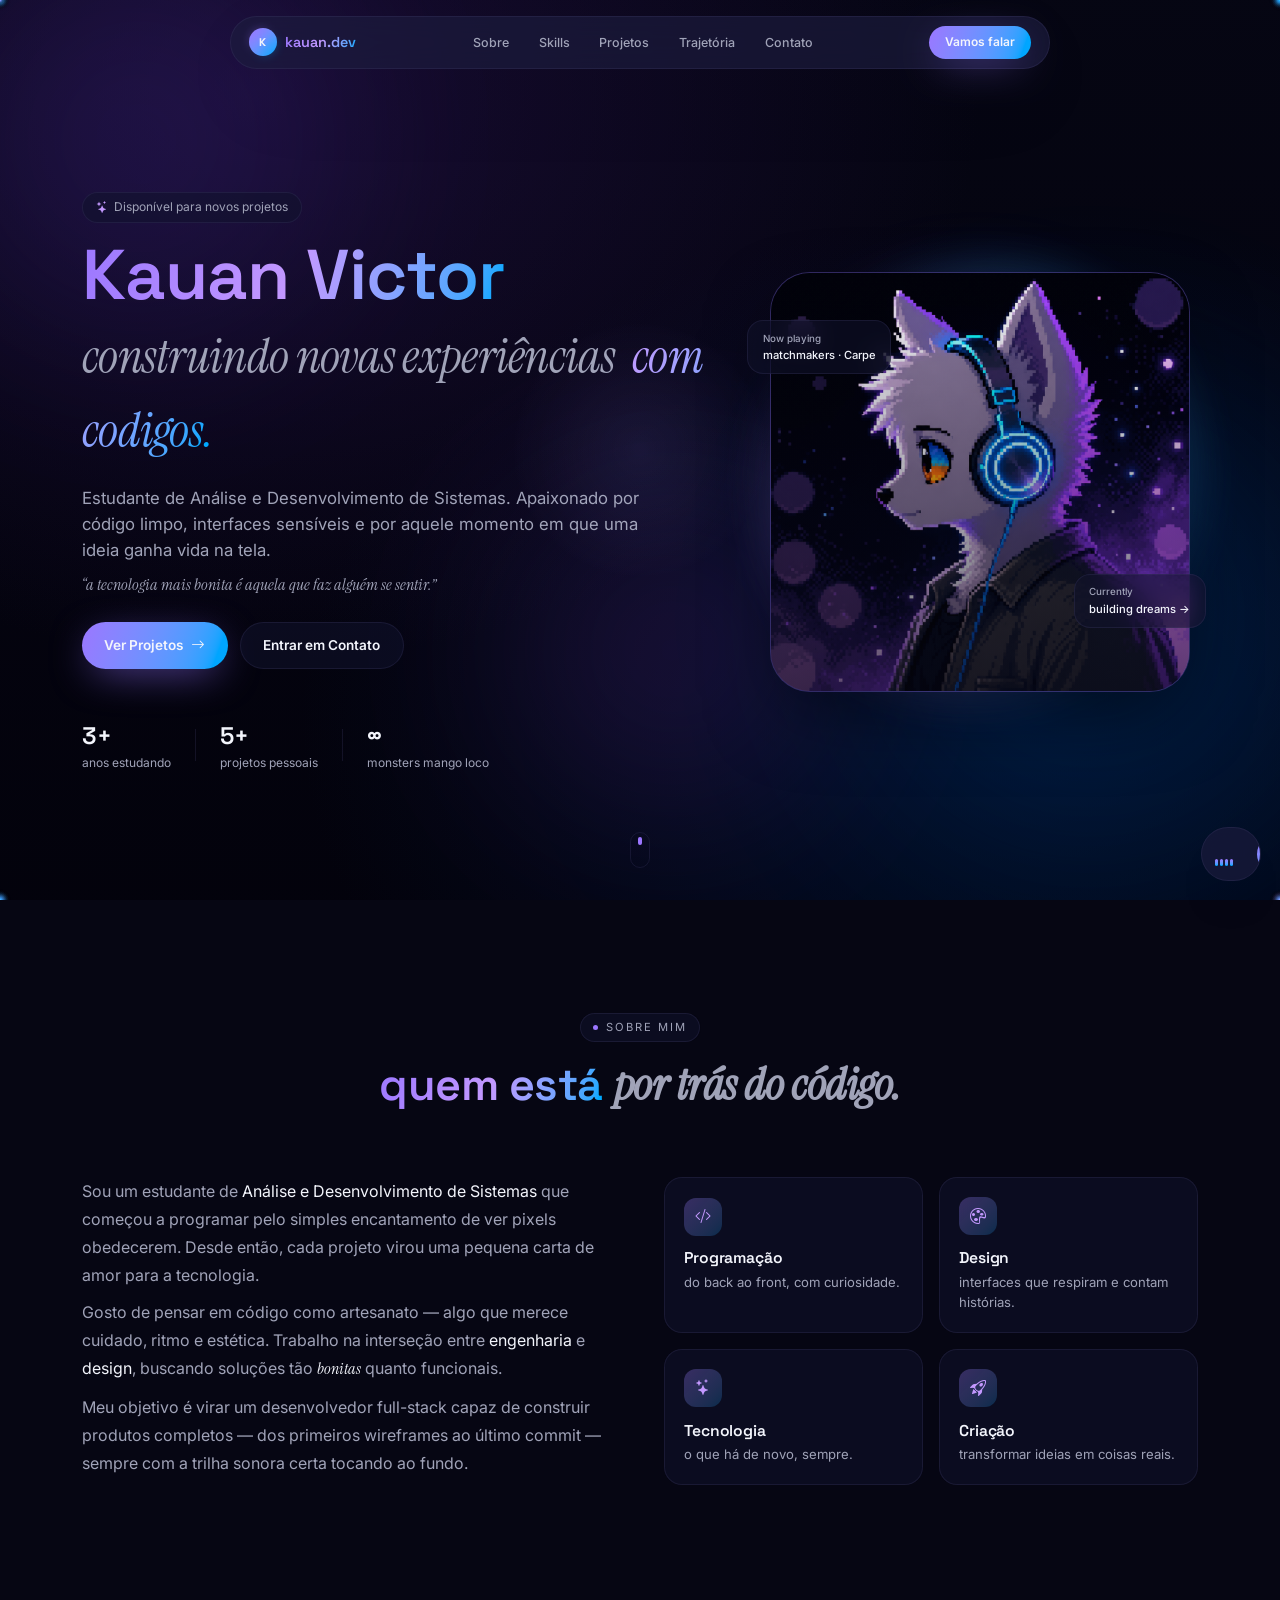
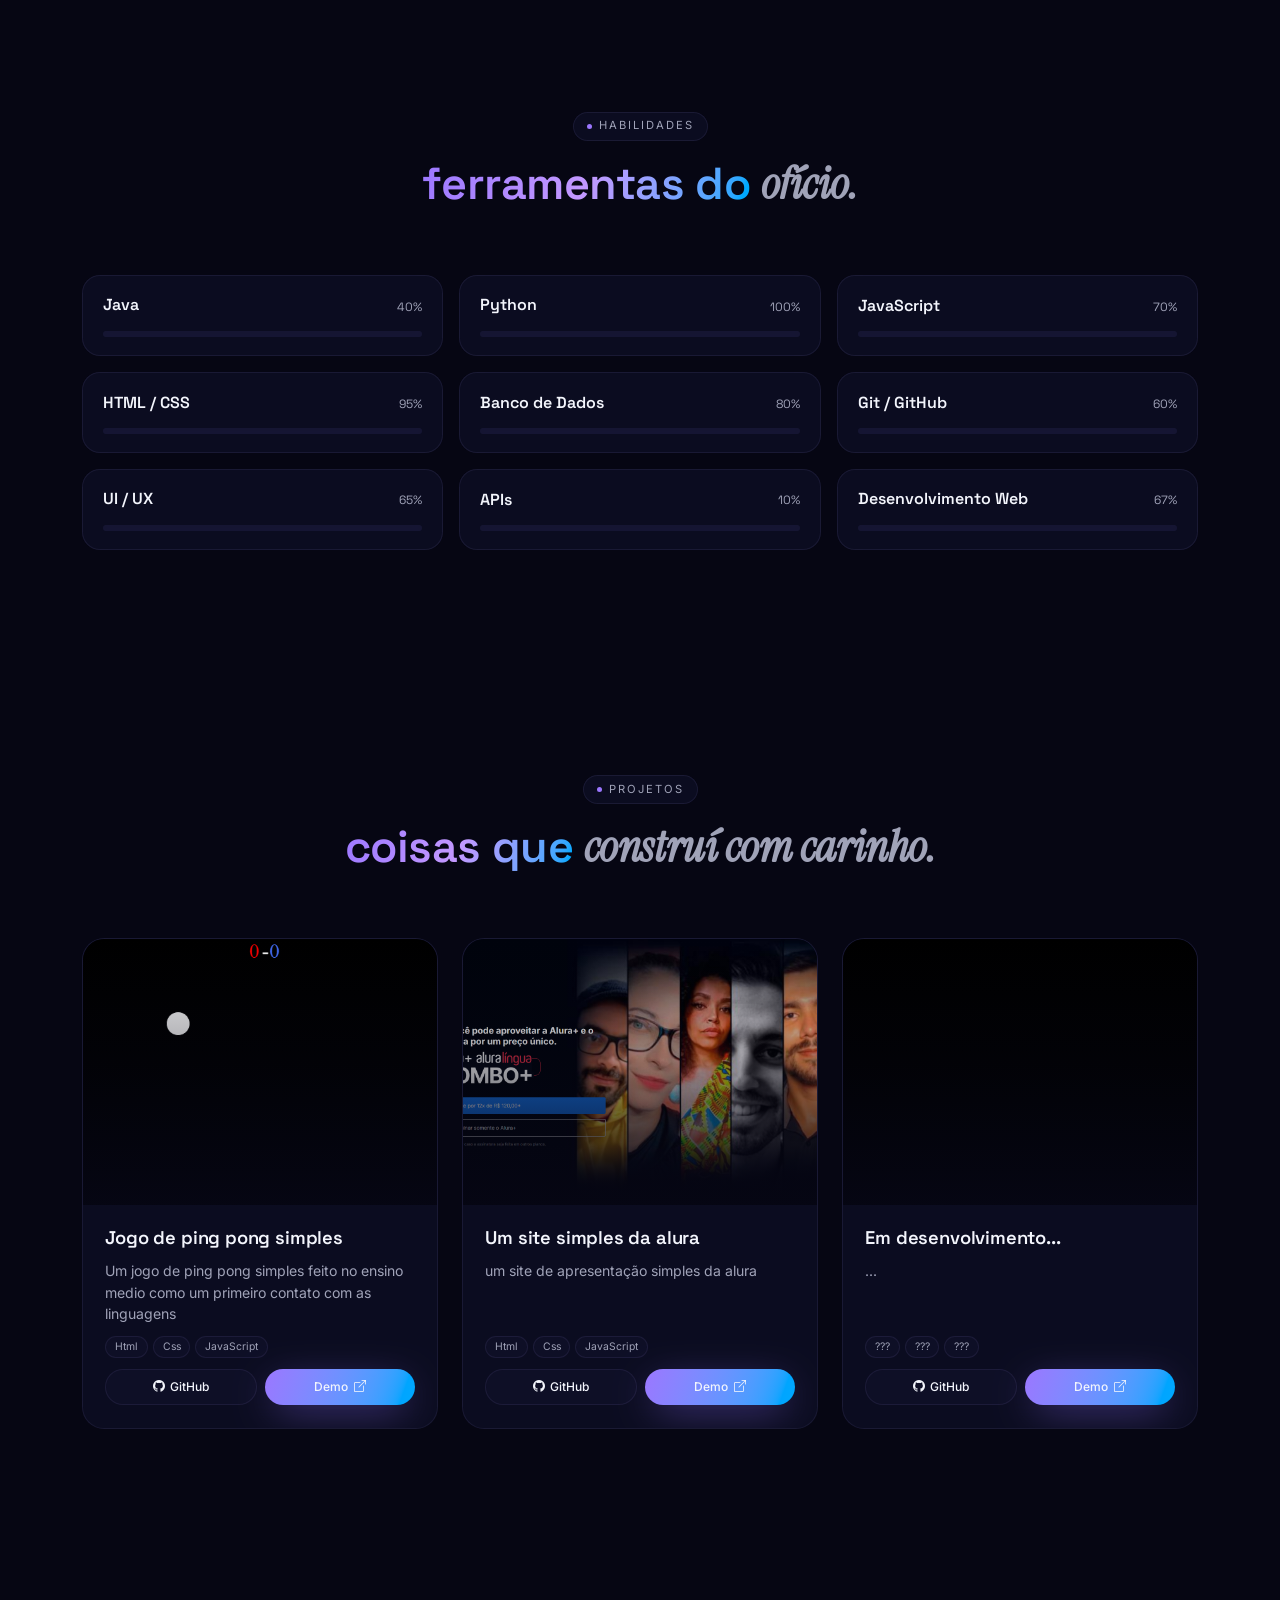
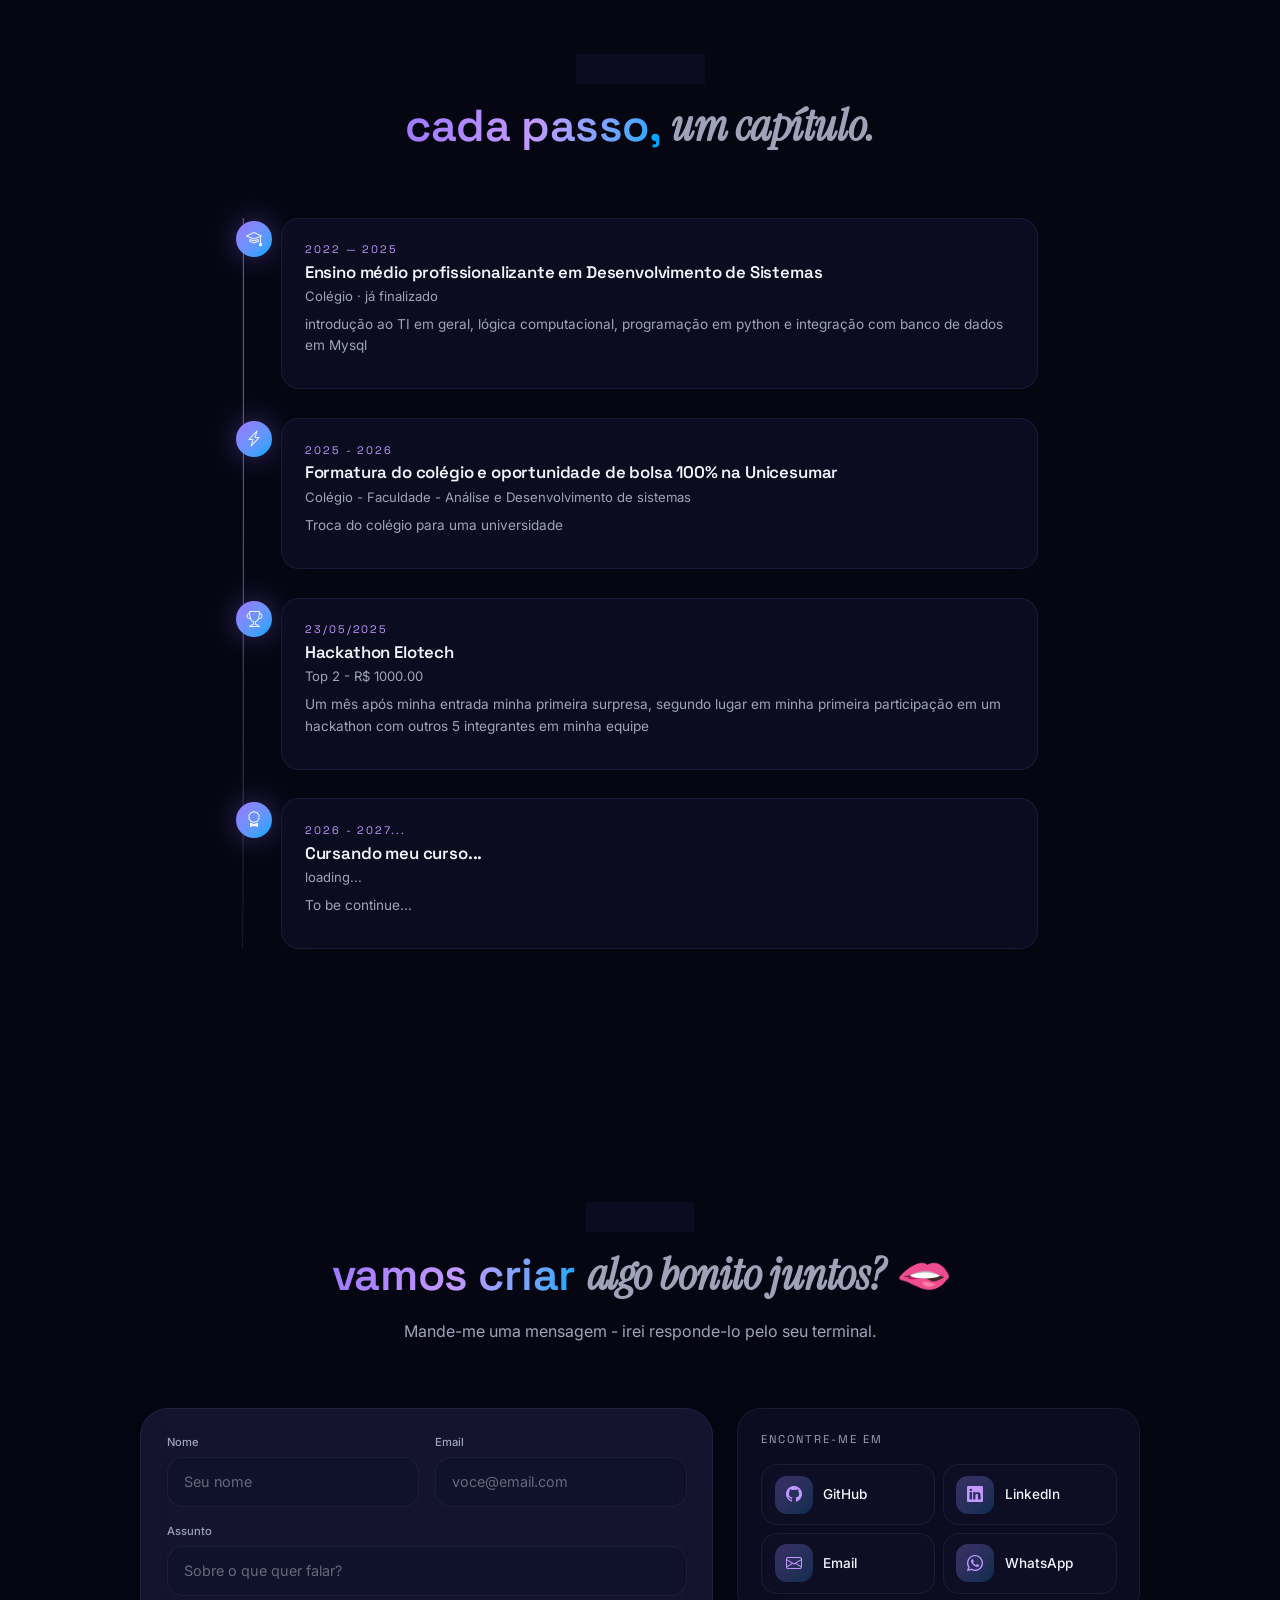
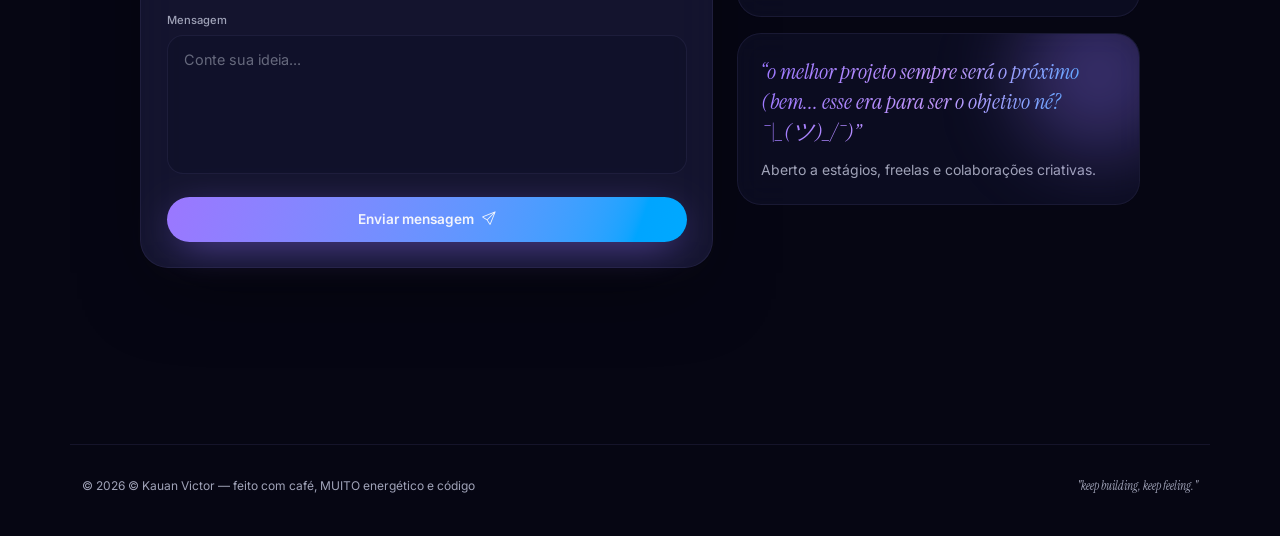
<file: index.html>
<!--
  =============================================================================
  PORTFÓLIO — KAUAN VICTOR
  -----------------------------------------------------------------------------
  Versão 100% estática, escrita em HTML5 + CSS3 + JavaScript puro + Bootstrap 5.
  Estrutura do arquivo:
    1. <head>     -> meta tags (SEO), fontes, Bootstrap e CSS próprio
    2. Loading    -> tela inicial minimalista exibida enquanto carrega
    3. Background -> camadas de estrelas, auroras e cursor glow
    4. Navbar     -> barra de navegação flutuante
    5. Hero       -> apresentação principal (nome + chamada)
    6. Sobre      -> resumo pessoal e blocos de interesses
    7. Skills     -> barras de progresso animadas
    8. Projetos   -> grade de cards com imagem, tags e botões
    9. Trajetória -> linha do tempo de formação/eventos
   10. Contato    -> formulário + redes sociais + frase de impacto
   11. Footer     -> assinatura
   12. Player     -> mini player de música (canto inferior direito)
   13. Scripts    -> Bootstrap bundle + script.js (interações)
  =============================================================================
-->

<!DOCTYPE html>
<html lang="pt-BR">
<head>

  <!-- Configurações básicas do documento -->
  <meta charset="UTF-8" /> <!-- Define a codificação de caracteres da página -->
  <meta name="viewport" content="width=device-width, initial-scale=1.0" /> <!-- Garante responsividade em dispositivos móveis -->
  
  <!-- SEO: título e descrição para mecanismos de busca e compartilhamento -->
  <title>Kauan Victor — Estudante de ADS · Portfólio criativo</title>
  <meta name="description" content="Portfólio pessoal de Kauan Victor — estudante de Análise e Desenvolvimento de Sistemas. Projetos, habilidades e trajetória com uma vibe sensível e tecnológica." />
  <meta property="og:title" content="Kauan Victor — Portfólio" />
  <meta property="og:description" content="Construindo experiências digitais com alma." />
  <meta property="og:type" content="website" />

  <!-- Fontes do Google: Space Grotesk (display), Inter (texto) e Instrument Serif (itálico decorativo) -->
  <link rel="preconnect" href="https://fonts.googleapis.com" />
  <link rel="preconnect" href="https://fonts.gstatic.com" crossorigin />
  <link href="https://fonts.googleapis.com/css2?family=Inter:wght@300;400;500;600;700&family=Instrument+Serif:ital@0;1&family=Space+Grotesk:wght@400;500;600;700&display=swap" rel="stylesheet" />

  <!-- Bootstrap 5 via CDN: grid, utilitários, componentes básicos -->
  <link href="https://cdn.jsdelivr.net/npm/bootstrap@5.3.3/dist/css/bootstrap.min.css" rel="stylesheet" />

  <!-- Bootstrap Icons-->
  <link href="https://cdn.jsdelivr.net/npm/bootstrap-icons@1.11.3/font/bootstrap-icons.css" rel="stylesheet" />

  <!-- Nosso CSS próprio (design system + animações) "trazendo o css para o html"-->
  <link rel="stylesheet" href="styles.css" />
</head>

<body>

  <!-- =========================================================================
       (2) LOADING SCREEN
       Exibido por ~1s e depois removido via JavaScript (ver script.js)
       ========================================================================= -->
  <div id="loading-screen" class="loading-screen">
    <div class="loading-inner">
      <div class="loading-ring">
        <span class="loading-letter text-gradient">K</span>
      </div>
      <p class="loading-text font-italic-serif">tuning the frequency...</p>
    </div>
  </div>

  <!-- =========================================================================
       (3) BACKGROUND CÓSMICO
       - .bg-cosmic: gradiente base escuro/roxo
       - .aurora-*: três blobs desfocados que pulsam
       - <canvas id="stars">: partículas animadas (script.js)
       - #cursor-glow: brilho que segue o mouse (apenas desktop)
       ========================================================================= -->
  <div class="bg-layer" aria-hidden="true">
    <div class="bg-cosmic"></div>
    <div class="aurora aurora-1"></div>
    <div class="aurora aurora-2"></div>
    <div class="aurora aurora-3"></div>
    <canvas id="stars"></canvas>
  </div>
  <div id="cursor-glow" aria-hidden="true"></div>


  <!-- =========================================================================
       (4) NAVBAR FLUTUANTE
       Pílula centralizada que encolhe ao rolar a página (classe .scrolled via JS)
       ========================================================================= -->
  <header id="navbar" class="nav-floating">
  <nav class="nav-pill glass-strong">

    <a href="#top" class="nav-logo">
      <span class="logo-badge">
        <span class="logo-glow"></span>
        <span class="logo-letter">K</span>
      </span>
      <span class="logo-text text-gradient d-none d-sm-inline">kauan.dev</span>
    </a>

    <!-- Links principais: visíveis a partir de md (768px) -->
    <ul class="nav-links d-none d-md-flex">
      <li><a href="#sobre">Sobre</a></li>
      <li><a href="#skills">Skills</a></li>
      <li><a href="#projetos">Projetos</a></li>
      <li><a href="#trajetoria">Trajetória</a></li>
      <li><a href="#contato">Contato</a></li>
    </ul>

    <a href="#contato" class="btn-gradient btn-sm-pill d-none d-md-inline-flex">Vamos falar</a>

    <!-- Botão hambúrguer: só aparece abaixo de md -->
    <button
      class="hamburger-btn d-md-none"
      type="button"
      data-bs-toggle="collapse"
      data-bs-target="#mobile-menu"
      aria-expanded="false"
      aria-label="Abrir menu"
    >
      <i class="bi bi-list"></i>
    </button>
  </nav>

  <!-- Menu mobile: aparece abaixo da navbar ao clicar no hambúrguer -->
    <div class="collapse" id="mobile-menu">
      <ul class="mobile-nav-links glass-strong">
        <li><a href="#sobre">Sobre</a></li>
        <li><a href="#skills">Skills</a></li>
        <li><a href="#projetos">Projetos</a></li>
        <li><a href="#trajetoria">Trajetória</a></li>
        <li><a href="#contato">Contato</a></li>
        <li><a href="#contato" class="btn-gradient w-100 text-center">Vamos falar</a></li>
      </ul>
    </div>
  </header>


  <!-- =========================================================================
       (5) HERO — apresentação principal
       ========================================================================= -->
  <section id="top" class="hero">
    <div class="container">
      <div class="row align-items-center g-5">

        <!-- Coluna do texto -->
        <div class="col-lg-7 fade-up">
          <!-- Badge "disponível" -->
          <div class="glass badge-pill mb-3">
            <i class="bi bi-stars text-primary-glow"></i>
            <span>Disponível para novos projetos</span>
          </div>

          <!-- Título grande com nome em gradiente -->
          <h1 class="hero-title">
            <span class="text-gradient">Kauan Victor</span><br />
            <span class="font-italic-serif text-muted">construindo novas experiências</span>
            <span class="font-italic-serif text-gradient-neon">com codigos.</span>
          </h1>

          <!-- Parágrafo de apresentação -->
          <p class="hero-lead mt-4">
            Estudante de Análise e Desenvolvimento de Sistemas. Apaixonado por código limpo,
            interfaces sensíveis e por aquele momento em que uma ideia ganha vida na tela.
          </p>

          <!-- Citação em itálico -->
          <p class="font-italic-serif text-muted mt-2">
            “a tecnologia mais bonita é aquela que faz alguém se sentir.”
          </p>

          <!-- Botões de ação -->
          <div class="hero-actions mt-4">
            <a href="#projetos" class="btn-gradient">
              Ver Projetos <i class="bi bi-arrow-right"></i>
            </a>
            <a href="#contato" class="btn-glass">Entrar em Contato</a>
          </div>

          <!-- Mini stats (3 colunas com divisores) -->
          <div class="hero-stats mt-5">
            <div><strong>3+</strong><span>anos estudando</span></div>
            <span class="divider"></span>
            <div><strong>5+</strong><span>projetos pessoais</span></div>
            <span class="divider"></span>
            <div><strong>∞</strong><span>monsters mango loco</span></div>
          </div>
        </div>

        <!-- Coluna do avatar -->
        <div class="col-lg-5 fade-up delay-1">
          <div class="avatar-wrap mx-auto">
            <!-- Anéis de glow girando atrás da foto -->
            <div class="avatar-ring spin-slow"></div>
            <div class="avatar-blob"></div>

            <!-- Moldura com a imagem -->
            <div class="avatar-frame glass-strong">
              <img src="assets/furro2.png" alt="Kauan — desenvolvedor com fones, ilustração futurista" />
              <div class="avatar-overlay"></div>
            </div>

            <!-- Badges flutuantes -->
            <div class="floating-badge glass float-slow badge-now">
              <small class="text-muted">Now playing</small>
              <div>matchmakers · Carpe</div>
            </div>
            <div class="floating-badge glass float-slow badge-current">
              <small class="text-muted">Currently</small>
              <div>building dreams →</div>
            </div>
          </div>
        </div>
      </div>
    </div>

    <!-- Indicador de scroll (mousinho na base) -->
    <div class="scroll-indicator" aria-hidden="true">
      <div class="scroll-mouse"><div class="scroll-dot"></div></div>
    </div>
  </section>


  <!-- =========================================================================
       (6) SOBRE
       ========================================================================= -->
  <section id="sobre" class="section">
    <div class="container">
      <!-- Cabeçalho de seção reutilizado (eyebrow + título + itálico) -->
      <div class="section-header">
        <div class="glass eyebrow"><span class="dot"></span>sobre mim</div>
        <h2><span class="text-gradient">quem está</span> <span class="font-italic-serif text-muted">por trás do código.</span></h2>
      </div>

      <div class="row g-5 align-items-start">
        <!-- Texto descritivo -->
        <div class="col-lg-6 text-soft">
          <p>
            Sou um estudante de <span class="text-white">Análise e Desenvolvimento de Sistemas</span>
            que começou a programar pelo simples encantamento de ver pixels obedecerem. Desde então,
            cada projeto virou uma pequena carta de amor para a tecnologia.
          </p>
          <p>
            Gosto de pensar em código como artesanato — algo que merece cuidado, ritmo e estética.
            Trabalho na interseção entre <span class="text-white">engenharia</span> e
            <span class="text-white">design</span>, buscando soluções tão
            <span class="font-italic-serif text-white">bonitas</span> quanto funcionais.
          </p>
          <p>
            Meu objetivo é virar um desenvolvedor full-stack capaz de construir produtos completos —
            dos primeiros wireframes ao último commit — sempre com a trilha sonora certa tocando ao fundo.
          </p>
        </div>

        <!-- Grade 2x2 de interesses (gerada também via JS poderia, mas mantemos em HTML para clareza) -->
        <div class="col-lg-6">
          <div class="row g-3">
            <div class="col-6"><div class="glass glow-hover card-interest">
              <span class="icon-chip"><i class="bi bi-code-slash"></i></span>
              <h5>Programação</h5><p>do back ao front, com curiosidade.</p>
            </div></div>
            <div class="col-6"><div class="glass glow-hover card-interest">
              <span class="icon-chip"><i class="bi bi-palette"></i></span>
              <h5>Design</h5><p>interfaces que respiram e contam histórias.</p>
            </div></div>
            <div class="col-6"><div class="glass glow-hover card-interest">
              <span class="icon-chip"><i class="bi bi-stars"></i></span>
              <h5>Tecnologia</h5><p>o que há de novo, sempre.</p>
            </div></div>
            <div class="col-6"><div class="glass glow-hover card-interest">
              <span class="icon-chip"><i class="bi bi-rocket-takeoff"></i></span>
              <h5>Criação</h5><p>transformar ideias em coisas reais.</p>
            </div></div>
          </div>
        </div>
      </div>
    </div>
  </section>


  <!-- =========================================================================
       (7) SKILLS
       Cards com barras de progresso. As barras animam quando ficam visíveis
       (IntersectionObserver no script.js)
       ========================================================================= -->
  <section id="skills" class="section">
    <div class="container">
      <div class="section-header">
        <div class="glass eyebrow"><span class="dot"></span>habilidades</div>
        <h2><span class="text-gradient">ferramentas do</span> <span class="font-italic-serif text-muted">ofício.</span></h2>
      </div>

      <!-- data-skills será lido por JS para construir os cards dinamicamente -->
      <div id="skills-grid" class="row g-3"></div>
    </div>
  </section>


  <!-- =========================================================================
       (8) PROJETOS
       Grade responsiva (1 / 2 / 3 colunas) construída via JavaScript a partir
       de um array — mais fácil de editar do que repetir HTML.
       ========================================================================= -->
  <section id="projetos" class="section">
    <div class="container">
      <div class="section-header">
        <div class="glass eyebrow"><span class="dot"></span>projetos</div>
        <h2><span class="text-gradient">coisas que</span> <span class="font-italic-serif text-muted">construí com carinho.</span></h2>
      </div>
      <div id="projects-grid" class="row g-4"></div>
    </div>
  </section>


  <!-- =========================================================================
       (9) TRAJETÓRIA — linha do tempo vertical
       ========================================================================= -->
  <section id="trajetoria" class="section">
    <div class="container" style="max-width: 820px">
      <div class="section-header">
        <div class="glass eyebrow"><span class="dot"></span>trajetória</div>
        <h2><span class="text-gradient">cada passo,</span> <span class="font-italic-serif text-muted">um capítulo.</span></h2>
      </div>
      <ol id="timeline" class="timeline"></ol>
    </div>
  </section>


  <!-- =========================================================================
       (10) CONTATO
       ========================================================================= -->
  <section id="contato" class="section">
    <div class="container" style="max-width: 1024px">
      <div class="section-header">
        <div class="glass eyebrow"><span class="dot"></span>contato</div>
        <h2><span class="text-gradient">vamos criar</span> <span class="font-italic-serif text-muted">algo bonito juntos? 🫦</span></h2>
        <p class="text-muted mt-3">Mande-me uma mensagem - irei responde-lo pelo seu terminal.</p>
      </div>

      <div class="row g-4">
        <!-- Formulário (à esquerda) -->
        <div class="col-lg-7">
          <form id="contact-form" class="glass-strong contact-form" novalidate>
            <div class="row g-3">
              <div class="col-sm-6">
                <label for="name">Nome</label>
                <input id="name" name="name" type="text" required placeholder="Seu nome" />
              </div>
              <div class="col-sm-6">
                <label for="email">Email</label>
                <input id="email" name="email" type="email" required placeholder="voce@email.com" />
              </div>
              <div class="col-12">
                <label for="subject">Assunto</label>
                <input id="subject" name="subject" type="text" required placeholder="Sobre o que quer falar?" />
              </div>
              <div class="col-12">
                <label for="message">Mensagem</label>
                <textarea id="message" name="message" rows="5" required placeholder="Conte sua ideia..."></textarea>
              </div>
              <div class="col-12">
                <button type="submit" class="btn-gradient w-100" id="submit-btn">
                  <span>Enviar mensagem</span> <i class="bi bi-send"></i>
                </button>
              </div>
            </div>
          </form>
        </div>

        <!-- Lateral (redes sociais + frase) -->
        <div class="col-lg-5">
          <div class="glass card-side mb-3">
            <div class="eyebrow-inline">Encontre-me em</div>
            <div class="row g-2 mt-2">
              <div class="col-6"><a class="social-chip glow-hover" href="https://github.com/Kauankn17" target="_blank" rel="noopener"><span class="icon-chip"><i class="bi bi-github"></i></span>GitHub</a></div>
              <div class="col-6"><a class="social-chip glow-hover" href="https://www.linkedin.com/in/kauan-victor-pereira-euphrasio-ba6486323/" target="_blank" rel="noopener"><span class="icon-chip"><i class="bi bi-linkedin"></i></span>LinkedIn</a></div>
              <div class="col-6"><a class="social-chip glow-hover" href="https://mail.google.com/mail/?view=cm&fs=1&to=kauanferrarekm7@gmail.com" target="_blank" rel="noopener"><span class="icon-chip"><i class="bi bi-envelope"></i></span>Email</a></div>
              <div class="col-6"><a class="social-chip glow-hover" href="https://wa.me/5544991294045" target="_blank" rel="noopener"><span class="icon-chip"><i class="bi bi-whatsapp"></i></span>WhatsApp</a></div>
            </div>
          </div>

          <div class="glass card-side quote-card">
            <div class="quote-blob"></div>
            <p class="font-italic-serif text-gradient quote-text">“o melhor projeto sempre será o próximo (bem... esse era para ser o objetivo né? ¯\_(ツ)_/¯)”</p>
            <small class="text-muted">Aberto a estágios, freelas e colaborações criativas.</small>
          </div>
        </div>
      </div>
    </div>
  </section>


  <!-- =========================================================================
       (11) FOOTER
       ========================================================================= -->
  <footer class="footer">
    <div class="container footer-inner">
      <span id="footer-year"></span> <!-- © Kauan Victor — feito com café, MUITO energético e código -->
      <span class="font-italic-serif">"keep building, keep feeling."</span>
    </div>
  </footer>


  <!-- =========================================================================
       (12) MUSIC PLAYER (canto inferior direito)
       Coloque o arquivo em "music/matchmakers.mp3" para tocar localmente.
       ========================================================================= -->
  <div id="music-player" class="music-player glass-strong">
    <audio id="audio" src="music/matchmakers - slowed.mp3" loop preload="none"></audio>

    <!-- Equalizador visual (barras animam quando playing) -->
    <div class="equalizer" id="equalizer">
      <span></span><span></span><span></span><span></span>
    </div>

    <!-- Texto da faixa (aparece quando expandido) -->
    <div class="track-info">
      <div class="track-title">matchmakers</div>
      <div class="track-artist">joyful · Carpe</div>
    </div>

    <!-- Botão play/pause -->
    <button id="play-btn" class="play-btn" aria-label="Tocar">
      <i class="bi bi-play-fill"></i>
    </button>

    <!-- Controle de volume -->
    <div class="volume-control">
      <button id="mute-btn" aria-label="Silenciar"><i class="bi bi-volume-up"></i></button>
      <input id="volume" type="range" min="0" max="1" step="0.01" value="0.5" aria-label="Volume" />
    </div>
  </div>


  <!-- =========================================================================
       (13) SCRIPTS
       ========================================================================= -->
  <!-- Bootstrap bundle (inclui Popper) — necessário para componentes JS do BS -->
  <script src="https://cdn.jsdelivr.net/npm/bootstrap@5.3.3/dist/js/bootstrap.bundle.min.js"></script>
  <!-- Nosso JavaScript (todas as interações da página) -->
  <script src="script.js"></script>
</body>
</html>
</file>
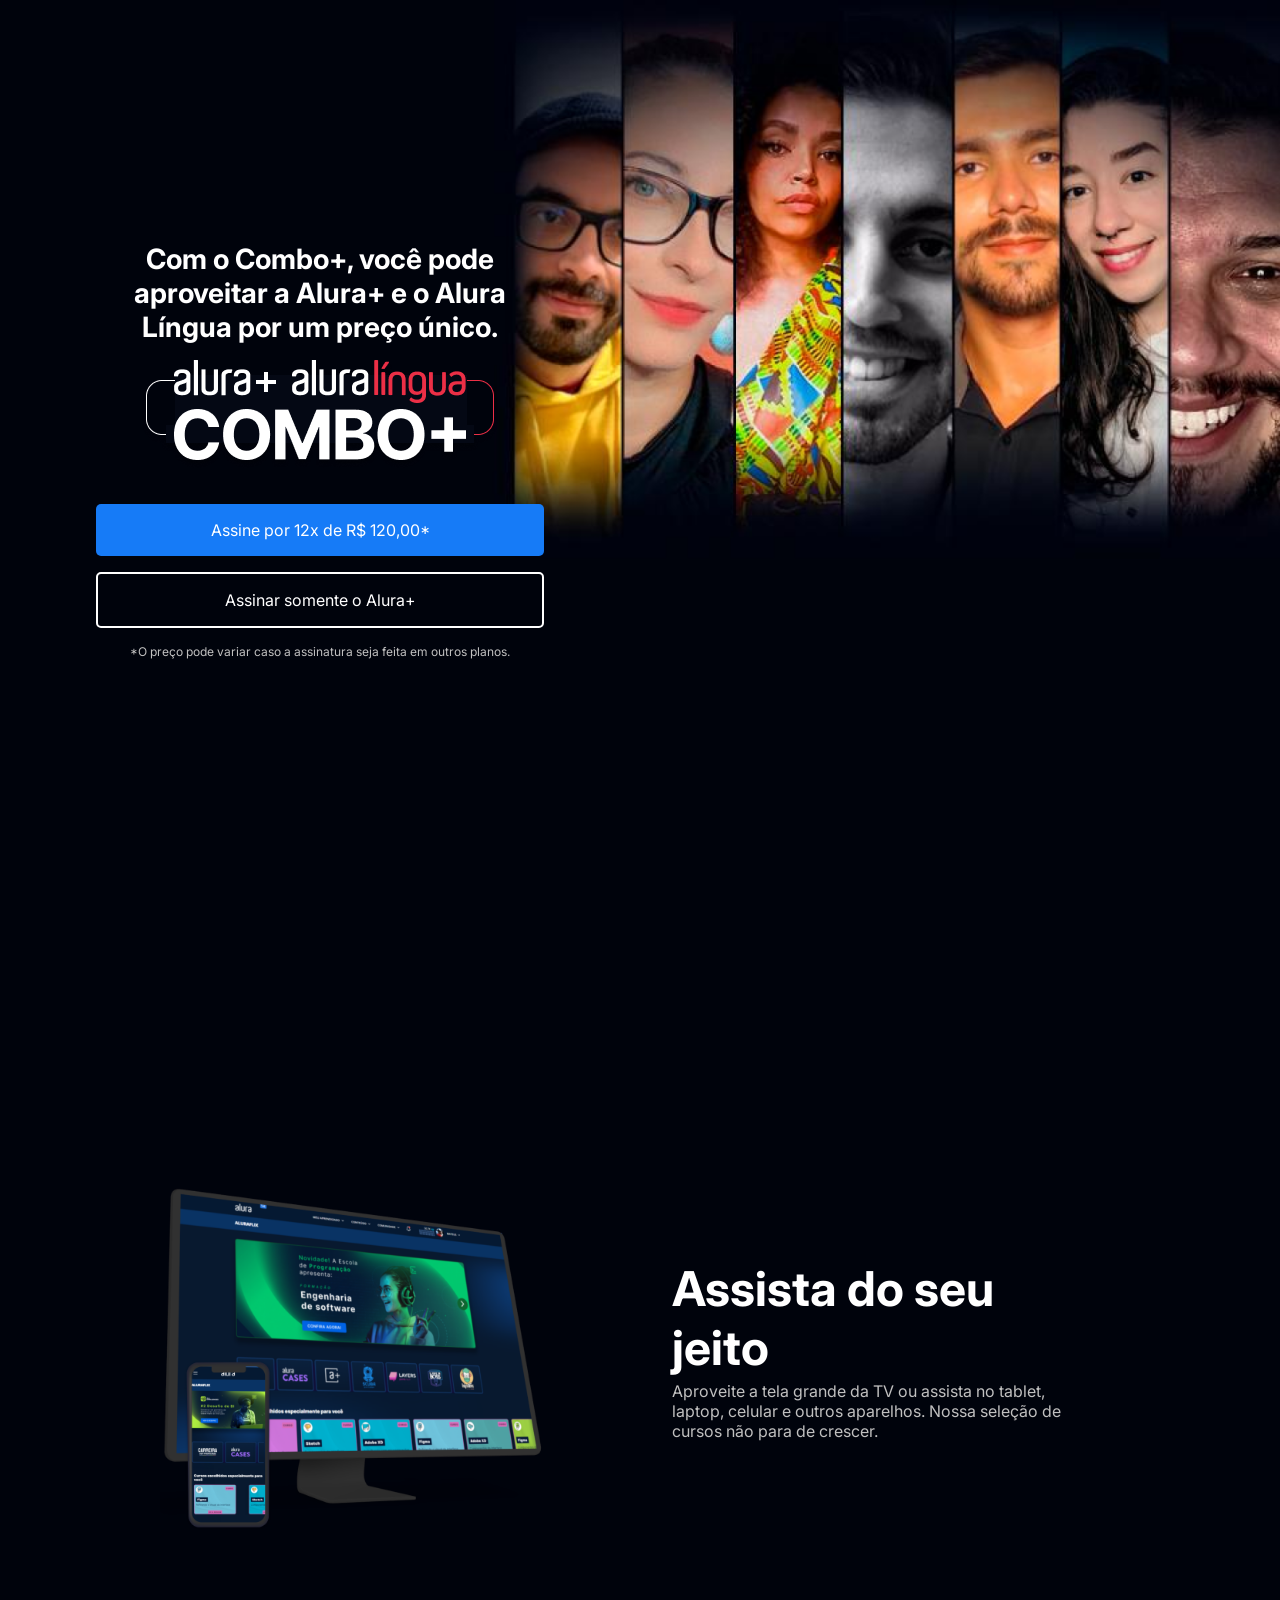
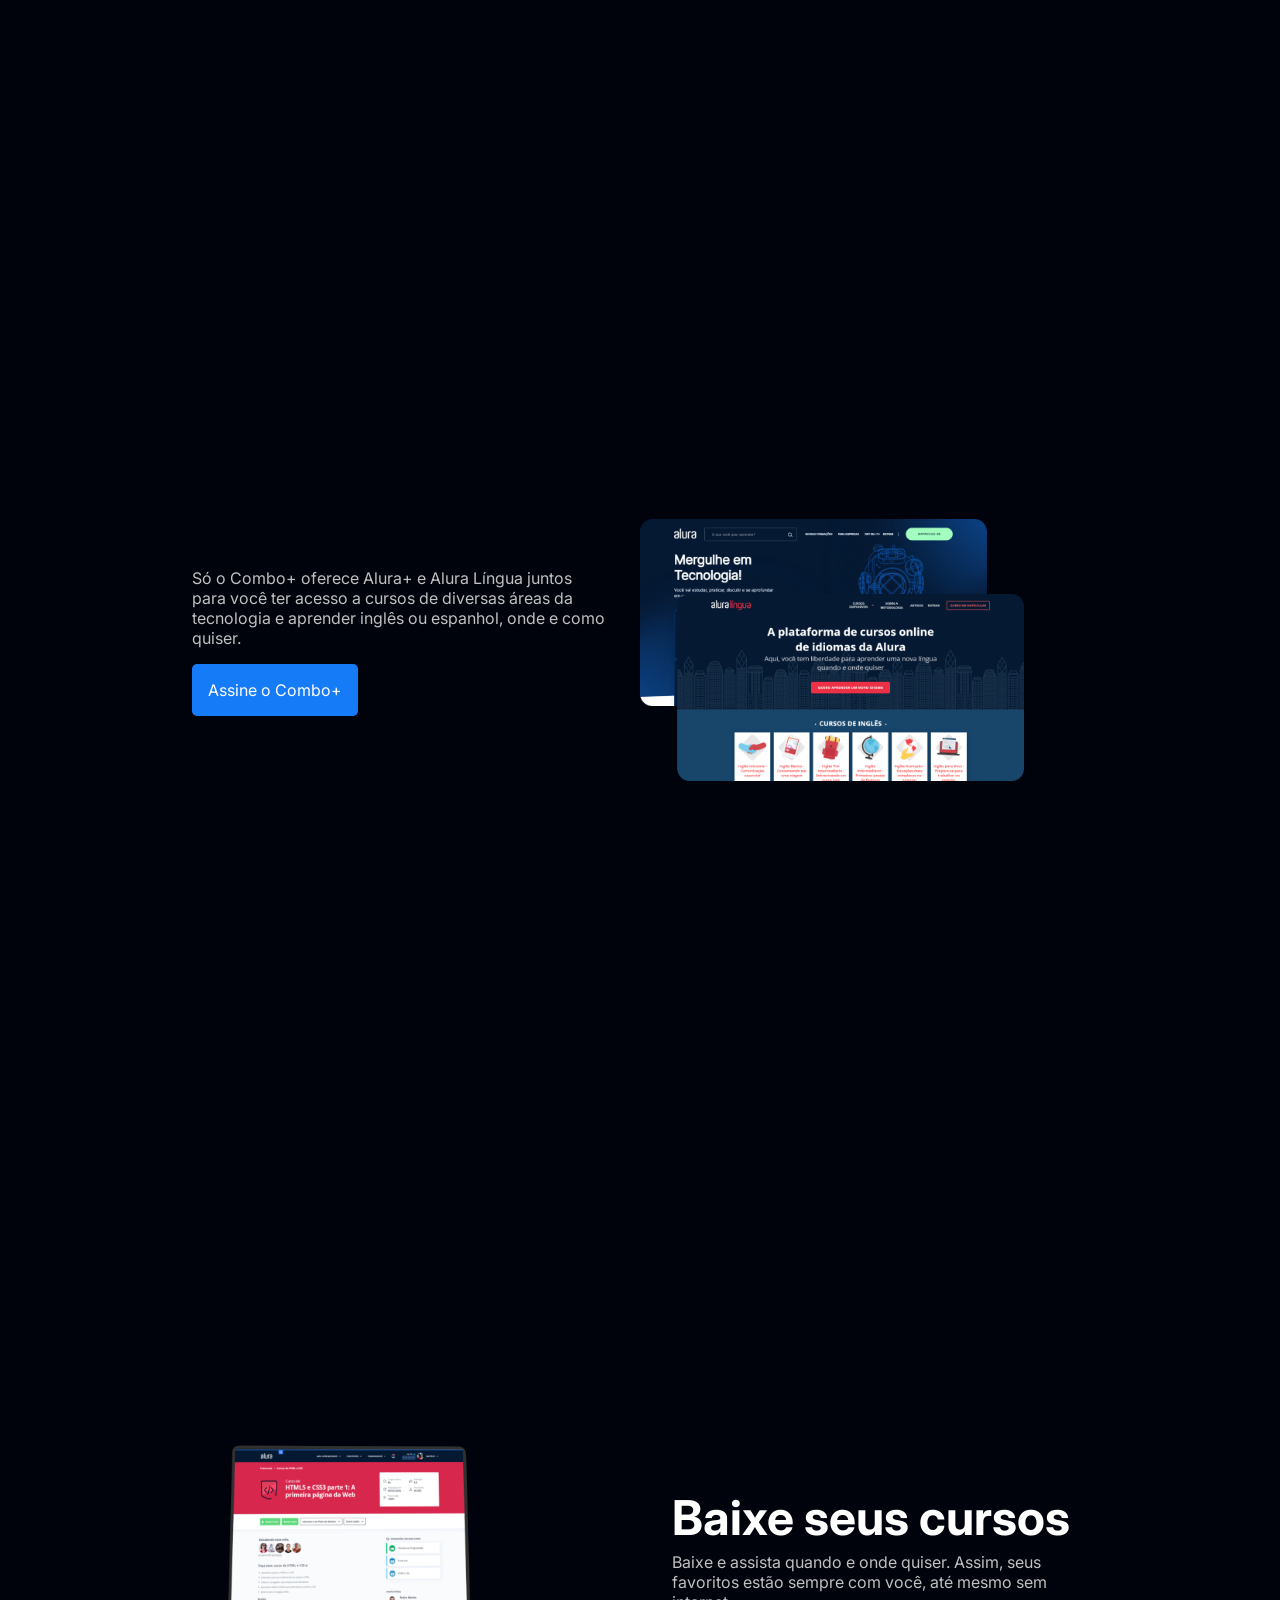
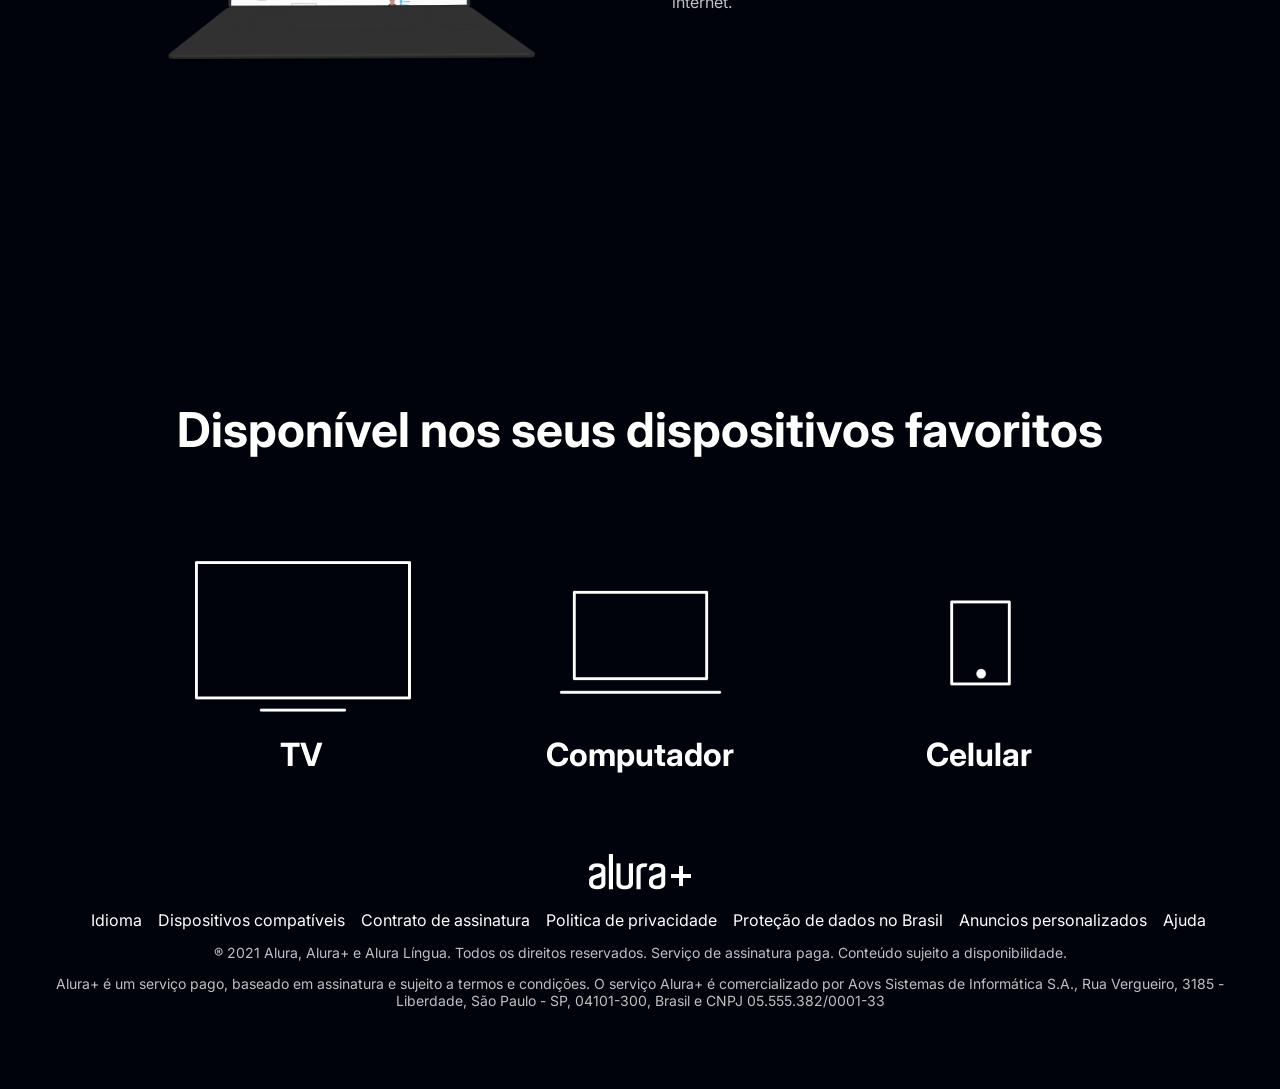
<file: aluraplus-aula04/index.html>
<!DOCTYPE html>
<html>

<head>
    <title>Alura Plus</title>
    <meta charset="UTF-8">
    <meta name="viewport" content="width=device-width, initial-scale=1">
    <link rel="stylesheet" href="styles.css">
    <link rel="preconnect" href="https://fonts.googleapis.com">
    <link rel="preconnect" href="https://fonts.gstatic.com" crossorigin>
    <link href="https://fonts.googleapis.com/css2?family=Inter:wght@400;700&display=swap" rel="stylesheet">
</head>

<body>
    <section class="principal container">
        <div class="container__caixa">
            <h1 class="container__titulo">Com o Combo+, você pode aproveitar a Alura+ e o Alura Língua por um preço
                único.</h1>
            <img src="img/Combo.png" alt="O combo+ é a junção do alura+ e o alura língua" class="container__imagem">
            <a href="www.alura.com.br" class="container__botao">Assine por 12x de R$ 120,00*</a>
            <a href="www.alura.com.br" class="container__botao botao_secundario">Assinar somente o Alura+</a>
            <p class="container__aviso">*O preço pode variar caso a assinatura seja feita em outros planos.</p>
        </div>
    </section>

    <section class="container secundario">
        <img src="img/Plataformas.png" alt="Um monitor e um celular com a alura plus aberta" class="secundario__imagem">
        <div class="container__descricao">
            <h2 class="descricao__titulo">Assista do seu jeito</h2>
            <p class="descricao__texto">Aproveite a tela grande da TV ou assista no tablet, laptop, celular e outros
                aparelhos. Nossa seleção de cursos não para de crescer.</p>
        </div>
    </section>

    <section class="container secundario">
        <div class="container__descricao">
            <p class="descricao__texto">
                Só o Combo+ oferece Alura+ e Alura Língua juntos para você ter acesso a cursos de diversas áreas da
                tecnologia e aprender inglês ou espanhol, onde e como quiser.
            </p>
            <a href="www.alura.com.br" class="container__botao secundario__botao" container>Assine o Combo+</a>
        </div>
        <img src="img/Telas.png" alt="Tela do alura+ e alura língua" class="secundario__imagem">
    </section>

    <section class="container secundario">
        <img src="img/Notebook.png" alt="Notebook com a página do curso HTML5 e CSS3 da Alura aberta"
            class="secundario__imagem">
        <div class="container__descricao">
            <h2 class="descricao__titulo">Baixe seus cursos</h2>
            <p class="descricao__texto">Baixe e assista quando e onde quiser. Assim, seus favoritos estão sempre com
                você, até mesmo sem internet.</p>
        </div>
    </section>

    <section class="dispositivos">
        <h2 class="dispositivos__titulo">Disponível nos seus dispositivos favoritos</h2>
        <ul class="dispositivos__lista">
            <li>
                <img src="img/tv.png" alt="Ícone de televisão">
                <h3 class="lista__item">TV</h3>
            </li>
            <li>
                <img src="img/computador.png" alt="Ícone de computador">
                <h3 class="lista__item">Computador</h3>
            </li>
            <li>
                <img src="img/celular.png" alt="Ícone de celular">
                <h3 class="lista__item">Celular</h3>
            </li>
        </ul>
    </section>

    <footer class="rodape">
        <img src="img/Logo.png" alt="Alura+" class="rodape__logo">
        <ul class="rodape__lista">
            <li class="lista__link">
                <a href="#">Idioma</a>
            </li>
            <li class="lista__link">
                <a href="#">Dispositivos compatíveis</a>
            </li>
            <li class="lista__link">
                <a href="#">Contrato de assinatura</a>
            </li>
            <li class="lista__link">
                <a href="#">Politica de privacidade</a>
            </li>
            <li class="lista__link">
                <a href="#">Proteção de dados no Brasil</a>
            </li>
            <li class="lista__link">
                <a href="#">Anuncios personalizados</a>
            </li>
            <li class="lista__link">
                <a href="#">Ajuda</a>
            </li>
        </ul>
        <p class="rodape__texto">® 2021 Alura, Alura+ e Alura Língua. Todos os direitos reservados. Serviço de
            assinatura paga. Conteúdo sujeito a disponibilidade.</p>
        <p class="rodape__texto">Alura+ é um serviço pago, baseado em assinatura e sujeito a termos e condições. O
            serviço Alura+ é comercializado por Aovs Sistemas de Informática S.A., Rua Vergueiro, 3185 - Liberdade, São
            Paulo - SP, 04101-300, Brasil e CNPJ 05.555.382/0001-33</p>
    </footer>

</body>

</html>
</file>
<file: styles.css>
/* =============================================================================
   PORTFÓLIO — KAUAN VICTOR  (styles.css)
   -----------------------------------------------------------------------------
   Organização:
     1. Tokens de design (cores, fontes, sombras) em :root
     2. Reset/base + tipografia
     3. Utilitários de texto (gradientes, itálico decorativo, glass)
     4. Animações @keyframes + classes utilitárias
     5. Camadas de fundo (cósmico, auroras, cursor glow, estrelas)
     6. Loading screen
     7. Navbar flutuante
     8. Hero (apresentação)
     9. Section header reutilizável + utilitários de seção
    10. Sobre (cards de interesses)
    11. Skills (barras de progresso)
    12. Projetos (cards)
    13. Trajetória (timeline)
    14. Contato (formulário + cards laterais)
    15. Footer
    16. Music player
    17. Responsividade
    18. Menu hambúrguer (mobile)
   ============================================================================= */

/* ---------- 1. TOKENS DE DESIGN ----------------------------------------- */
:root {
  /* Paleta dark-purple inspirada na música "matchmakers · Carpe" */
  --bg:            oklch(0.13 0.03 280);
  --bg-soft:       oklch(0.17 0.04 280);
  --surface:       oklch(0.20 0.05 280 / 0.55);
  --surface-2:     oklch(0.25 0.06 280 / 0.65);
  --border:        oklch(0.40 0.08 285 / 0.25);
  --text:          oklch(0.97 0.01 280);
  --muted:         oklch(0.72 0.03 280);

  --primary:       oklch(0.68 0.22 290);
  --primary-glow:  oklch(0.78 0.20 295);
  --accent:        oklch(0.70 0.18 240);

  /* Gradiente cósmico do fundo */
  --gradient-cosmic:
    radial-gradient(at 20% 10%, oklch(0.25 0.10 295 / 0.55) 0%, transparent 50%),
    radial-gradient(at 80% 80%, oklch(0.22 0.10 245 / 0.55) 0%, transparent 50%),
    linear-gradient(180deg, var(--bg), oklch(0.10 0.03 285));

  /* Sombras reutilizáveis */
  --shadow-card:   0 30px 80px -25px oklch(0 0 0 / 0.55);
  --shadow-glow:   0 0 40px -10px oklch(0.7 0.22 290 / 0.6);

  /* Famílias tipográficas */
  --font-display:  "Space Grotesk", system-ui, sans-serif;
  --font-body:     "Inter", system-ui, sans-serif;
  --font-italic:   "Instrument Serif", Georgia, serif;
}

/* ---------- 2. RESET / BASE --------------------------------------------- */
* { box-sizing: border-box; }
html { scroll-behavior: smooth; }
body {
  margin: 0;
  background: var(--bg);
  color: var(--text);
  font-family: var(--font-body);
  font-size: 16px;
  line-height: 1.55;
  -webkit-font-smoothing: antialiased;
  overflow-x: hidden;
}
a { color: inherit; text-decoration: none; }
img { max-width: 100%; display: block; }
h1, h2, h3, h4, h5 { font-family: var(--font-display); margin: 0; font-weight: 600; letter-spacing: -0.01em; }
p  { margin: 0 0 0.6rem; }

/* ---------- 3. UTILITÁRIOS DE TEXTO / GLASS ----------------------------- */
.text-muted        { color: var(--muted) !important; }
.text-white        { color: var(--text) !important; }
.text-primary-glow { color: var(--primary-glow); }

/* Gradiente em texto (clip + transparent) */
.text-gradient {
  background: linear-gradient(110deg, var(--primary), var(--primary-glow), var(--accent));
  -webkit-background-clip: text; background-clip: text; color: transparent;
}
.text-gradient-neon {
  background: linear-gradient(110deg, var(--primary-glow), var(--accent));
  -webkit-background-clip: text; background-clip: text; color: transparent;
}

/* Itálico decorativo (serif) usado em frases sensíveis */
.font-italic-serif { font-family: var(--font-italic); font-style: italic; }

/* "Vidro fosco" — base reutilizada por cards, badges, navbar */
.glass {
  background: var(--surface);
  border: 1px solid var(--border);
  backdrop-filter: blur(14px);
  -webkit-backdrop-filter: blur(14px);
}
.glass-strong {
  background: var(--surface-2);
  border: 1px solid var(--border);
  backdrop-filter: blur(22px);
  -webkit-backdrop-filter: blur(22px);
  box-shadow: var(--shadow-card);
}
/* Hover sutil de glow (cards) */
.glow-hover { transition: transform .35s ease, border-color .35s ease, box-shadow .35s ease; }
.glow-hover:hover { transform: translateY(-3px); border-color: oklch(0.7 0.2 290 / 0.5); box-shadow: var(--shadow-glow); }

/* ---------- 4. ANIMAÇÕES ------------------------------------------------ */
@keyframes spin-slow   { to { transform: rotate(360deg); } }
@keyframes pulse-glow  { 0%,100% { opacity: .25; } 50% { opacity: .55; } }
@keyframes float-slow  { 0%,100% { transform: translateY(0); } 50% { transform: translateY(-10px); } }
@keyframes fade-up     { from { opacity: 0; transform: translateY(18px); } to { opacity: 1; transform: none; } }
@keyframes wave-bar    { 0%,100% { height: 30%; } 50% { height: 100%; } }
@keyframes bounce-dot  { 0%,100% { transform: translateY(0); } 50% { transform: translateY(8px); } }

.spin-slow   { animation: spin-slow 18s linear infinite; }
.float-slow  { animation: float-slow 5s ease-in-out infinite; }
.fade-up     { animation: fade-up .9s ease both; }
.delay-1     { animation-delay: .2s; }
.pulse-glow  { animation: pulse-glow 6s ease-in-out infinite; }

/* ---------- 5. BACKGROUND CÓSMICO --------------------------------------- */
.bg-layer { position: fixed; inset: 0; z-index: -1; pointer-events: none; overflow: hidden; }
.bg-cosmic { position: absolute; inset: 0; background: var(--gradient-cosmic); }
.aurora { position: absolute; border-radius: 50%; filter: blur(80px); opacity: .35; animation: pulse-glow 8s ease-in-out infinite; }
.aurora-1 { top: -160px; left: -160px; width: 600px; height: 600px;
            background: radial-gradient(circle, oklch(0.5 0.22 285 / 0.55), transparent 70%); }
.aurora-2 { top: 30%; right: -160px; width: 700px; height: 700px;
            background: radial-gradient(circle, oklch(0.5 0.20 240 / 0.55), transparent 70%); animation-delay: 2s; }
.aurora-3 { bottom: 0; left: 33%; width: 500px; height: 500px;
            background: radial-gradient(circle, oklch(0.55 0.22 310 / 0.55), transparent 70%); animation-delay: 4s; }
#stars { position: absolute; inset: 0; width: 100%; height: 100%; }

/* Brilho que segue o mouse */
#cursor-glow {
  position: fixed; top: 0; left: 0; width: 300px; height: 300px;
  border-radius: 50%; pointer-events: none; z-index: 30;
  mix-blend-mode: screen; opacity: .55;
  background: radial-gradient(circle, oklch(0.7 0.22 285 / 0.18) 0%, transparent 60%);
  transform: translate3d(-9999px, -9999px, 0);
}
@media (pointer: coarse) { #cursor-glow { display: none; } } /* esconde no mobile */

/* ---------- 6. LOADING SCREEN ------------------------------------------ */
.loading-screen {
  position: fixed; inset: 0; z-index: 100;
  display: grid; place-items: center;
  background: var(--bg);
  transition: opacity .7s ease;
}
.loading-screen.hidden    { opacity: 0; pointer-events: none; }
.loading-inner            { display: flex; flex-direction: column; align-items: center; gap: 1.1rem; }
.loading-ring             { position: relative; width: 56px; height: 56px; display: grid; place-items: center; }
.loading-ring::before, .loading-ring::after { content: ""; position: absolute; inset: 0; border-radius: 50%; }
.loading-ring::before     { border: 1px solid oklch(0.7 0.22 290 / 0.4); }
.loading-ring::after      { border: 2px solid transparent; border-top-color: var(--primary); animation: spin-slow 1.2s linear infinite; }
.loading-letter           { font-family: var(--font-display); font-weight: 700; font-size: .9rem; }
.loading-text             { color: var(--muted); font-size: .8rem; }

/* ---------- 7. NAVBAR --------------------------------------------------- */
.nav-floating {
  position: fixed; top: 1rem; left: 50%;
  transform: translateX(-50%);
  z-index: 40;
  width: min(92%, 820px);
  transition: width .5s ease;
}
.nav-floating.scrolled { width: min(92%, 720px); }
.nav-pill {
  display: flex; align-items: center; justify-content: space-between;
  border-radius: 999px; padding: .55rem 1.1rem;
}
.nav-logo { display: flex; align-items: center; gap: .55rem; font-family: var(--font-display); font-weight: 600; font-size: .9rem; }
.logo-badge { position: relative; display: grid; place-items: center; width: 28px; height: 28px; border-radius: 50%;
              background: linear-gradient(135deg, var(--primary), var(--accent)); }
.logo-glow { position: absolute; inset: 0; border-radius: 50%;
             background: linear-gradient(135deg, var(--primary), transparent, var(--accent));
             opacity: .6; filter: blur(4px); animation: spin-slow 8s linear infinite; }
.logo-letter { position: relative; font-family: var(--font-display); font-weight: 700; font-size: .7rem; color: var(--text); }
.logo-text  { font-size: .9rem; }
.nav-links  { list-style: none; display: flex; gap: .25rem; padding: 0; margin: 0; }
.nav-links a {
  display: inline-block; padding: .4rem .8rem; border-radius: 999px;
  font-size: .78rem; font-weight: 500; color: var(--muted);
  transition: background-color .2s, color .2s;
}
.nav-links a:hover { background: var(--surface-2); color: var(--text); }

/* Botões reutilizáveis */
.btn-gradient {
  position: relative; overflow: hidden;
  display: inline-flex; align-items: center; justify-content: center; gap: .5rem;
  padding: .75rem 1.4rem; border-radius: 999px;
  background: linear-gradient(110deg, var(--primary), var(--accent));
  color: var(--text); font-weight: 600; font-size: .85rem;
  border: 0; cursor: pointer;
  box-shadow: 0 10px 40px -10px oklch(0.7 0.22 290 / 0.6);
  transition: transform .25s ease;
}
.btn-gradient:hover  { transform: scale(1.03); color: var(--text); }
.btn-gradient::after {
  content: ""; position: absolute; inset: 0;
  background: linear-gradient(90deg, transparent, oklch(1 0 0 / 0.3), transparent);
  transform: translateX(-100%); transition: transform .7s ease;
}
.btn-gradient:hover::after { transform: translateX(100%); }
.btn-sm-pill { padding: .45rem 1rem; font-size: .75rem; }

.btn-glass {
  display: inline-flex; align-items: center; gap: .5rem;
  padding: .75rem 1.4rem; border-radius: 999px;
  background: var(--surface); border: 1px solid var(--border);
  font-weight: 600; font-size: .85rem; color: var(--text);
  backdrop-filter: blur(12px);
  transition: border-color .25s, background-color .25s;
}
.btn-glass:hover { border-color: oklch(0.7 0.22 290 / 0.5); background: var(--surface-2); color: var(--text); }

/* ---------- 8. HERO ----------------------------------------------------- */
.hero { position: relative; min-height: 100vh; display: flex; align-items: center;
         padding: 9rem 1rem 5rem; }
.badge-pill { display: inline-flex; align-items: center; gap: .4rem;
              padding: .35rem .8rem; border-radius: 999px; font-size: .75rem; color: var(--muted); }
.hero-title { font-size: clamp(2.4rem, 5.5vw, 4.4rem); line-height: 1.05; font-weight: 600; }
.hero-title .font-italic-serif { font-size: clamp(1.6rem, 3.8vw, 3rem); font-weight: 400; display: inline; }
.hero-lead  { max-width: 580px; color: var(--muted); font-size: 1.05rem; }
.hero-actions { display: flex; flex-wrap: wrap; gap: .75rem; }
.hero-stats { display: flex; align-items: center; gap: 1.5rem; color: var(--muted); font-size: .75rem; }
.hero-stats strong { display: block; font-family: var(--font-display); font-size: 1.5rem; color: var(--text); font-weight: 600; }
.hero-stats .divider { width: 1px; height: 2rem; background: var(--border); }

/* Avatar */
.avatar-wrap  { position: relative; aspect-ratio: 1/1; max-width: 420px; }
.avatar-ring  { position: absolute; inset: 0; border-radius: 50%;
                background: linear-gradient(45deg, var(--primary), transparent, var(--accent));
                opacity: .4; filter: blur(28px); }
.avatar-blob  { position: absolute; inset: 1rem; border-radius: 50%;
                background: linear-gradient(135deg, oklch(0.7 0.22 290 / 0.3), oklch(0.7 0.18 240 / 0.2));
                filter: blur(36px); }
.avatar-frame { position: relative; aspect-ratio: 1/1; border-radius: 2.5rem; overflow: hidden;
                border: 1px solid oklch(0.7 0.22 290 / 0.2);
                box-shadow: 0 30px 80px -20px oklch(0 0 0 / 0.6); }
.avatar-frame img      { width: 100%; height: 100%; object-fit: cover; }
.avatar-overlay        { position: absolute; inset: 0; background: linear-gradient(to top, oklch(0.13 0.03 280 / 0.6), transparent); }

.floating-badge { position: absolute; padding: .55rem .9rem; border-radius: 1rem; font-size: .7rem; font-weight: 500; }
.floating-badge div    { color: var(--text); }
.badge-now      { top: 3rem; left: -1.4rem; }
.badge-current  { bottom: 4rem; right: -1rem; animation-delay: 1s; }
@media (max-width: 768px) { .floating-badge { display: none; } }

/* Indicador de scroll */
.scroll-indicator { position: absolute; bottom: 2rem; left: 50%; transform: translateX(-50%); }
.scroll-mouse { width: 20px; height: 36px; border: 1px solid var(--border); border-radius: 999px;
                display: flex; justify-content: center; padding-top: 4px; }
.scroll-dot   { width: 4px; height: 8px; border-radius: 2px; background: var(--primary);
                animation: bounce-dot 1.6s ease-in-out infinite; }

/* ---------- 9. SECTION HEADER ------------------------------------------ */
.section          { position: relative; padding: 7rem 1rem; }
.section-header   { max-width: 640px; margin: 0 auto 4rem; text-align: center; }
.section-header h2 { font-size: clamp(2rem, 4vw, 2.8rem); font-weight: 600; }
.eyebrow {
  display: inline-flex; align-items: center; gap: .45rem;
  padding: .3rem .8rem; border-radius: 999px;
  font-size: .7rem; letter-spacing: .18em; text-transform: uppercase;
  color: var(--muted); margin-bottom: 1rem;
}
.eyebrow .dot     { width: 5px; height: 5px; border-radius: 50%; background: var(--primary); }
.eyebrow-inline   { font-family: var(--font-display); font-size: .7rem; letter-spacing: .18em;
                    text-transform: uppercase; color: var(--muted); }
.text-soft        { color: var(--muted); font-size: 1rem; line-height: 1.75; }

/* Chip de ícone reutilizado em vários cards */
.icon-chip {
  display: grid; place-items: center; width: 38px; height: 38px;
  border-radius: 12px; color: var(--primary-glow);
  background: linear-gradient(135deg, oklch(0.7 0.22 290 / 0.3), oklch(0.7 0.18 240 / 0.2));
  font-size: 1rem;
}

/* ---------- 10. CARDS DE INTERESSES (Sobre) ---------------------------- */
.card-interest { padding: 1.2rem; border-radius: 18px; height: 100%; }
.card-interest h5 { margin: .9rem 0 .25rem; font-size: .98rem; }
.card-interest p  { margin: 0; color: var(--muted); font-size: .82rem; }

/* ---------- 11. SKILLS -------------------------------------------------- */
.skill-card { padding: 1.1rem 1.25rem; border-radius: 18px; }
.skill-head { display: flex; justify-content: space-between; align-items: baseline; }
.skill-head .name  { font-family: var(--font-display); font-weight: 600; }
.skill-head .level { font-family: var(--font-display); font-size: .75rem; color: var(--muted); }
.skill-bar { height: 6px; margin-top: .8rem; background: var(--surface-2);
             border-radius: 999px; overflow: hidden; }
.skill-bar > span {
  display: block; height: 100%; width: 0;
  background: linear-gradient(90deg, var(--primary), var(--accent));
  box-shadow: 0 0 20px oklch(0.7 0.22 290 / 0.6);
  border-radius: 999px;
  transition: width 1.5s ease;
}

/* ---------- 12. PROJETOS ------------------------------------------------ */
.project-card    { border-radius: 22px; overflow: hidden; display: flex; flex-direction: column; height: 100%; }
.project-image   { position: relative; aspect-ratio: 4/3; overflow: hidden; }
.project-image img { width: 100%; height: 100%; object-fit: cover;
                     transition: transform 1.2s ease; }
.project-card:hover .project-image img { transform: scale(1.08); }
.project-image::after {
  content: ""; position: absolute; inset: 0;
  background: linear-gradient(to top, var(--bg), oklch(0.13 0.03 280 / 0.4), transparent);
}
.project-body  { padding: 1.4rem; display: flex; flex-direction: column; gap: .65rem; flex: 1; }
.project-body h3 { font-size: 1.15rem; }
.project-body p  { color: var(--muted); font-size: .88rem; flex: 1; margin: 0; }
.project-tags    { display: flex; flex-wrap: wrap; gap: .3rem; }
.project-tags span {
  font-size: .65rem; padding: .15rem .55rem; border-radius: 999px;
  border: 1px solid var(--border); background: oklch(0.20 0.05 280 / 0.5); color: var(--muted);
}
.project-actions { display: flex; gap: .5rem; }
.project-actions a {
  flex: 1; display: inline-flex; justify-content: center; align-items: center; gap: .35rem;
  padding: .5rem .8rem; border-radius: 999px; font-size: .75rem; font-weight: 500;
}
.project-actions .btn-outline {
  background: oklch(0.20 0.05 280 / 0.5); border: 1px solid var(--border); color: var(--text);
  transition: border-color .2s, color .2s;
}
.project-actions .btn-outline:hover { border-color: var(--primary); color: var(--primary-glow); }

/* ---------- 13. TIMELINE ----------------------------------------------- */
.timeline { position: relative; list-style: none; padding: 0 0 0 2.4rem; margin: 0;
            border-left: 1px solid var(--border); }
.timeline::before { /* linha colorida sobre a borda */
  content: ""; position: absolute; left: 0; top: 0; width: 1px; height: 100%;
  background: linear-gradient(180deg, var(--primary), var(--accent), transparent);
  opacity: .6;
}
.timeline li { position: relative; margin-bottom: 1.8rem; }
.timeline .marker {
  position: absolute; left: -2.85rem; top: .2rem;
  width: 36px; height: 36px; border-radius: 50%;
  display: grid; place-items: center; color: var(--text);
  background: linear-gradient(135deg, var(--primary), var(--accent));
  box-shadow: 0 0 30px -5px oklch(0.7 0.22 290 / 0.6);
}
.timeline .card-item { padding: 1.4rem; border-radius: 18px; }
.timeline .year      { font-family: var(--font-display); font-size: .68rem; letter-spacing: .18em;
                       text-transform: uppercase; color: var(--primary-glow); }
.timeline .title     { margin: .25rem 0; font-size: 1.05rem; }
.timeline .place     { color: var(--muted); font-size: .82rem; }
.timeline .desc      { margin-top: .5rem; color: var(--muted); font-size: .85rem; }

/* ---------- 14. CONTATO ------------------------------------------------ */
.contact-form { padding: 1.6rem; border-radius: 28px; }
.contact-form label {
  display: block; font-size: .7rem; font-weight: 500; color: var(--muted); margin-bottom: .35rem;
}
.contact-form input, .contact-form textarea {
  width: 100%; padding: .8rem 1rem; border-radius: 16px;
  border: 1px solid var(--border); background: oklch(0.18 0.04 280 / 0.4);
  color: var(--text); font-size: .9rem; font-family: inherit;
  outline: none; transition: border-color .2s, background-color .2s, box-shadow .2s;
  resize: none;
}
.contact-form input::placeholder, .contact-form textarea::placeholder { color: oklch(0.6 0.03 280 / 0.8); }
.contact-form input:focus, .contact-form textarea:focus {
  border-color: oklch(0.7 0.22 290 / 0.5);
  background: oklch(0.20 0.05 280 / 0.55);
  box-shadow: 0 0 0 4px oklch(0.7 0.22 290 / 0.18);
}

.card-side { padding: 1.4rem; border-radius: 24px; }
.social-chip {
  display: flex; align-items: center; gap: .65rem;
  padding: .65rem .8rem; border-radius: 16px;
  border: 1px solid var(--border); background: oklch(0.20 0.05 280 / 0.45);
  font-size: .85rem; font-weight: 500; transition: border-color .25s, transform .25s;
}
.social-chip:hover  { border-color: oklch(0.7 0.22 290 / 0.5); color: var(--text); }
.quote-card         { position: relative; overflow: hidden; }
.quote-blob         { position: absolute; top: -40px; right: -40px; width: 160px; height: 160px;
                      border-radius: 50%; background: oklch(0.7 0.22 290 / 0.3); filter: blur(40px); }
.quote-text         { font-size: 1.4rem; line-height: 1.35; margin-bottom: .6rem; position: relative; }

/* ---------- 15. FOOTER ------------------------------------------------- */
.footer            { padding: 4rem 1rem 2.5rem; }
.footer-inner      { display: flex; flex-direction: column; align-items: center; gap: .6rem;
                     padding-top: 2rem; border-top: 1px solid var(--border);
                     font-size: .75rem; color: var(--muted); text-align: center; }
@media (min-width: 576px) { .footer-inner { flex-direction: row; justify-content: space-between; } }

/* ---------- 16. MUSIC PLAYER ------------------------------------------ */
.music-player {
  position: fixed; bottom: 1.2rem; right: 1.2rem; z-index: 50;
  display: flex; align-items: center; gap: .75rem;
  padding: .5rem .55rem .5rem .85rem; border-radius: 999px;
  overflow: hidden; max-width: 60px;
  transition: max-width .5s ease;
}
.music-player.expanded { max-width: 340px; }
.equalizer  { display: flex; align-items: flex-end; height: 24px; gap: 2px; }
.equalizer span {
  display: block; width: 3px; height: 30%; border-radius: 2px;
  background: linear-gradient(180deg, var(--primary), var(--accent));
}
.music-player.playing .equalizer span { animation: wave-bar 1s ease-in-out infinite; }
.music-player.playing .equalizer span:nth-child(2) { animation-delay: .12s; }
.music-player.playing .equalizer span:nth-child(3) { animation-delay: .24s; }
.music-player.playing .equalizer span:nth-child(4) { animation-delay: .36s; }

.track-info     { min-width: 0; flex: 1; opacity: 0; transform: translateX(-6px); transition: opacity .3s, transform .3s; }
.music-player.expanded .track-info { opacity: 1; transform: none; }
.track-title    { font-family: var(--font-display); font-size: .75rem; font-weight: 600;
                  white-space: nowrap; overflow: hidden; text-overflow: ellipsis; }
.track-artist   { font-size: .65rem; color: var(--muted); white-space: nowrap; }

.play-btn {
  flex-shrink: 0; width: 36px; height: 36px; border-radius: 50%; border: 0;
  display: grid; place-items: center; cursor: pointer; color: var(--text);
  background: linear-gradient(135deg, var(--primary), var(--accent));
  transition: transform .2s;
}
.play-btn:hover { transform: scale(1.05); }

.volume-control { display: flex; align-items: center; gap: .4rem;
                  opacity: 0; max-width: 0; overflow: hidden; transition: opacity .3s, max-width .4s; }
.music-player.expanded .volume-control { opacity: 1; max-width: 120px; }
.volume-control button { background: none; border: 0; color: var(--muted); cursor: pointer; padding: 0; }
.volume-control button:hover { color: var(--text); }
.volume-control input[type=range] {
  -webkit-appearance: none; appearance: none;
  width: 70px; height: 4px; border-radius: 999px; background: var(--surface-2); accent-color: var(--primary);
}

/* ---------- 17. RESPONSIVIDADE ----------------------------------------- */
@media (max-width: 992px) {
  .hero { padding-top: 7rem; }
  .avatar-wrap { margin-top: 2rem; max-width: 340px; }
}
@media (max-width: 576px) {
  .section { padding: 5rem 1rem; }
  .hero-stats { flex-wrap: wrap; gap: 1rem; }
  .nav-floating { top: .6rem; }
  .nav-pill { padding: .45rem .8rem; }
  .nav-logo .logo-text { display: none; }
}

/* ---------- 18. MENU MOBILE (hambúrguer) ------------------------------------ */
.hamburger-btn {
  background: none;
  border: 1px solid var(--border);
  color: var(--text);
  border-radius: 10px;
  width: 36px;
  height: 36px;
  display: grid;
  place-items: center;
  font-size: 1.2rem;
  cursor: pointer;
  transition: border-color .2s;
}
.hamburger-btn:hover { border-color: var(--primary); }

.mobile-nav-links {
  list-style: none;
  margin: .4rem .8rem 0;
  padding: .6rem;
  border-radius: 18px;
  display: flex;
  flex-direction: column;
  gap: .2rem;
}
.mobile-nav-links li a {
  display: block;
  padding: .65rem 1rem;
  border-radius: 12px;
  font-size: .95rem;
  font-weight: 500;
  transition: background .2s, color .2s;
}
.mobile-nav-links li a:hover {
  background: oklch(0.25 0.06 280 / 0.6);
  color: var(--primary-glow);
}

.nav-floating {
  overflow: visible !important;
}
</file>
<file: aluraplus-aula04/styles.css>
:root {
    --branco-principal: #FFFFFF;
    --cinza-secundario: #C0C0C0;
    --botao-azul: #167BF7;
    --cor-de-fundo: #00030C;
    --fonte-principal: 'Inter';
    --botao-azul-efeito: #3c92fa;
}

body {
    background-color: var(--cor-de-fundo);
    color: var(--branco-principal);
    font-family: var(--fonte-principal);
    font-size: 16px;
    font-weight: 400;
}

* {
    margin: 0;
    padding: 0;
}

.principal {
    background-image: url("img/Background.png");
    background-repeat: no-repeat;
    background-size: contain;
    align-items: center;
    text-align: center;
}

.container {
    height: 100vh;
    display: grid;
    grid-template-columns: 50% 50%;
}

.container__botao {
    background-color: var(--botao-azul);
    border-radius: 5px;
    padding: 1em;
    color: var(--branco-principal);
    display: block;
    text-decoration: none;
    margin-bottom: 1em;
}

.botao_secundario {
    background-color: transparent;
    border: 2px solid var(--branco-principal)
}

.container__aviso {
    font-size: 12px;
    color: var(--cinza-secundario);
}

.container__titulo {
    font-size: 28px;
    font-weight: 700;
}

.container__imagem {
    margin: 1em 0 2em 0;
}

.container__caixa {
    margin: 0 6em;
}

.secundario__imagem {
    width: 80%;
}

.secundario {
    align-items: center;
    margin: 0 10em;
}

.descricao__titulo {
    font-weight: 700;
    font-size: 48px;
    color: var(--branco-principal);
    margin-bottom: 0.1em;
}

.descricao__texto {
    color: var(--cinza-secundario);
}

.secundario__botao {
    display: inline-block;
    margin-top: 1em;
}

.container__descricao {
    padding: 2em;
}

.dispositivos__lista {
    display: flex;
    justify-content: center;
    list-style-type: none;
    margin: 5em 0;
}

.dispositivos {
    text-align: center;
}

.dispositivos__titulo {
    font-size: 48px;
    color: var(--branco-principal);
}

.lista__item {
    font-size: 32px;
    color: var(--branco-principal);
}

.rodape {
    text-align: center;
    margin: 5em 3em;
}

.rodape__lista {
    display: flex;
    justify-content: center;
    list-style-type: none;
    margin-top: 1em;
}

.lista__link a{
    text-decoration: none;
    color: var(--branco-principal);
    margin-left: 1em;
}

.rodape__texto {
    margin: 1em 0;
    color: var(--cinza-secundario);
    font-size: 14px;
}

.lista__link a:hover {
    color: var(--botao-azul);
}

.lista__link a:active {
    color: purple;
}

.container__botao:hover {
    background-color: var(--botao-azul-efeito);
    color: var(--cor-de-fundo);
}
</file>
